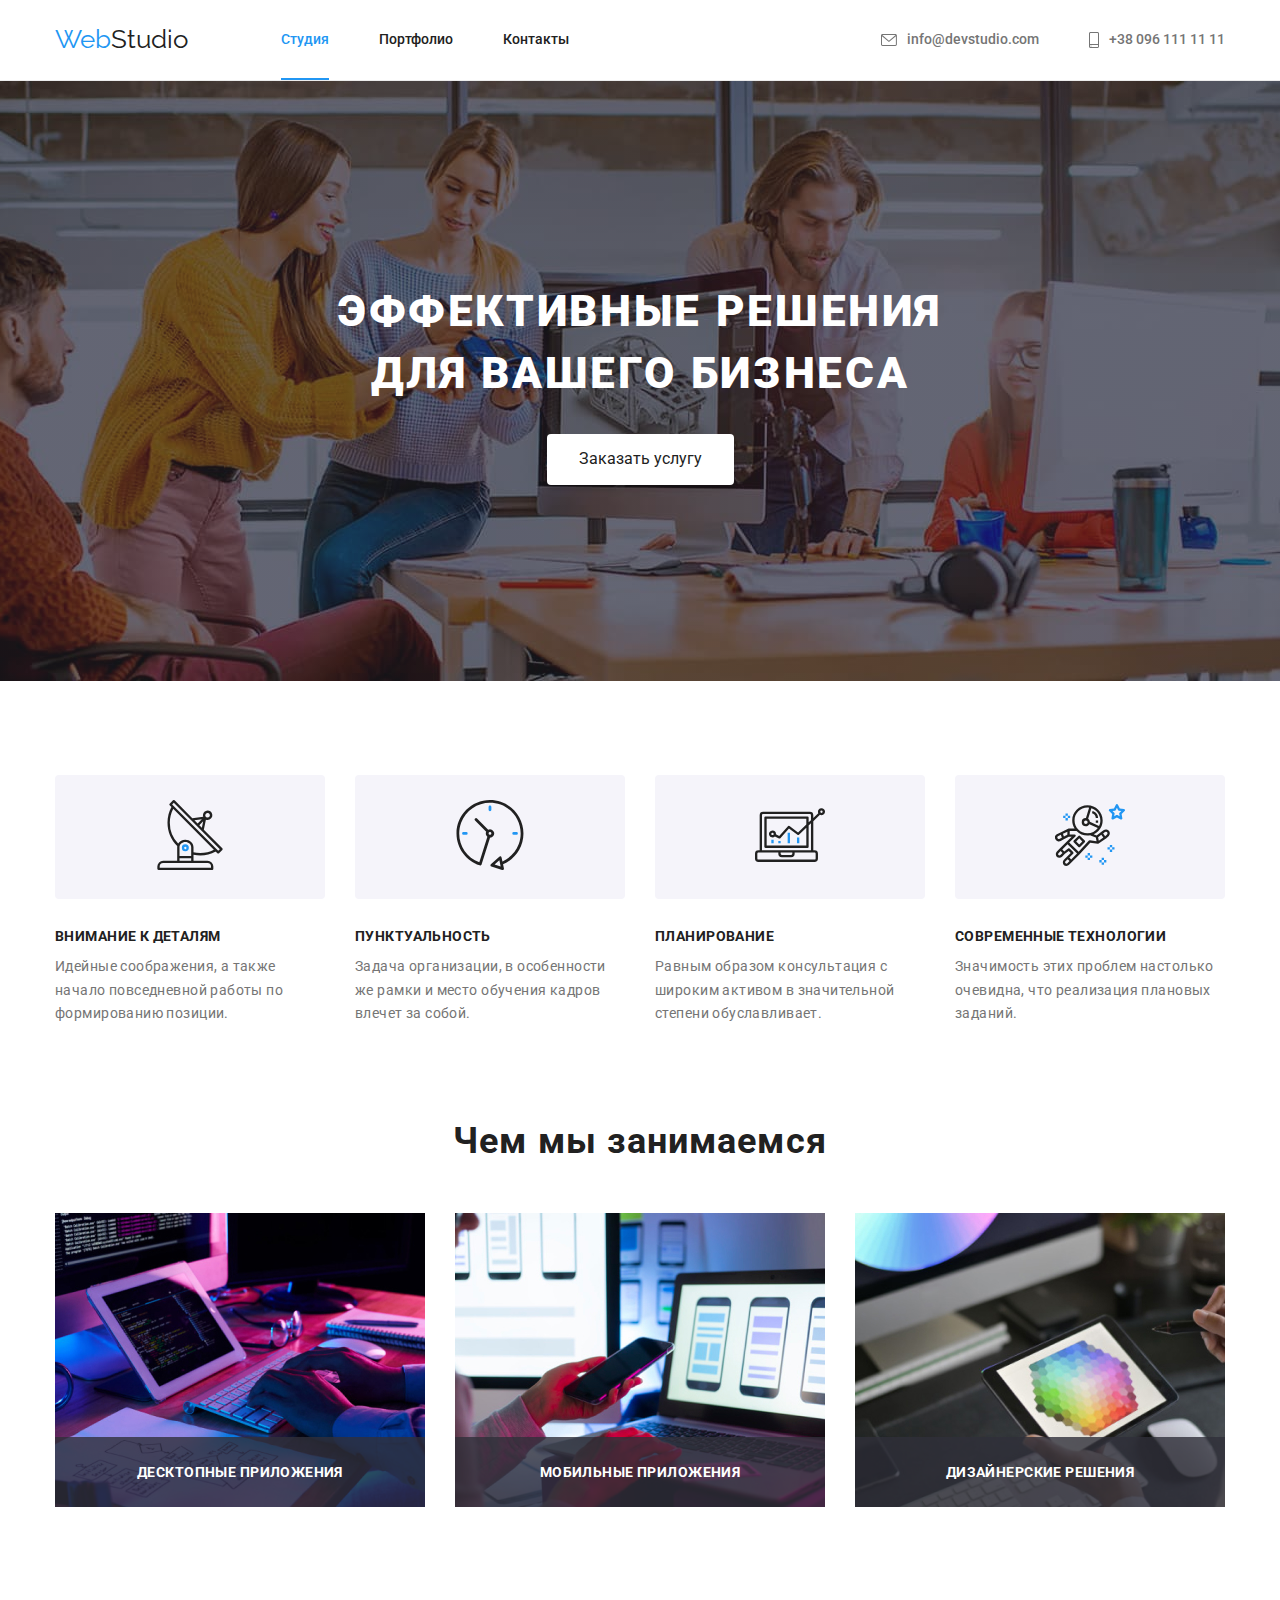
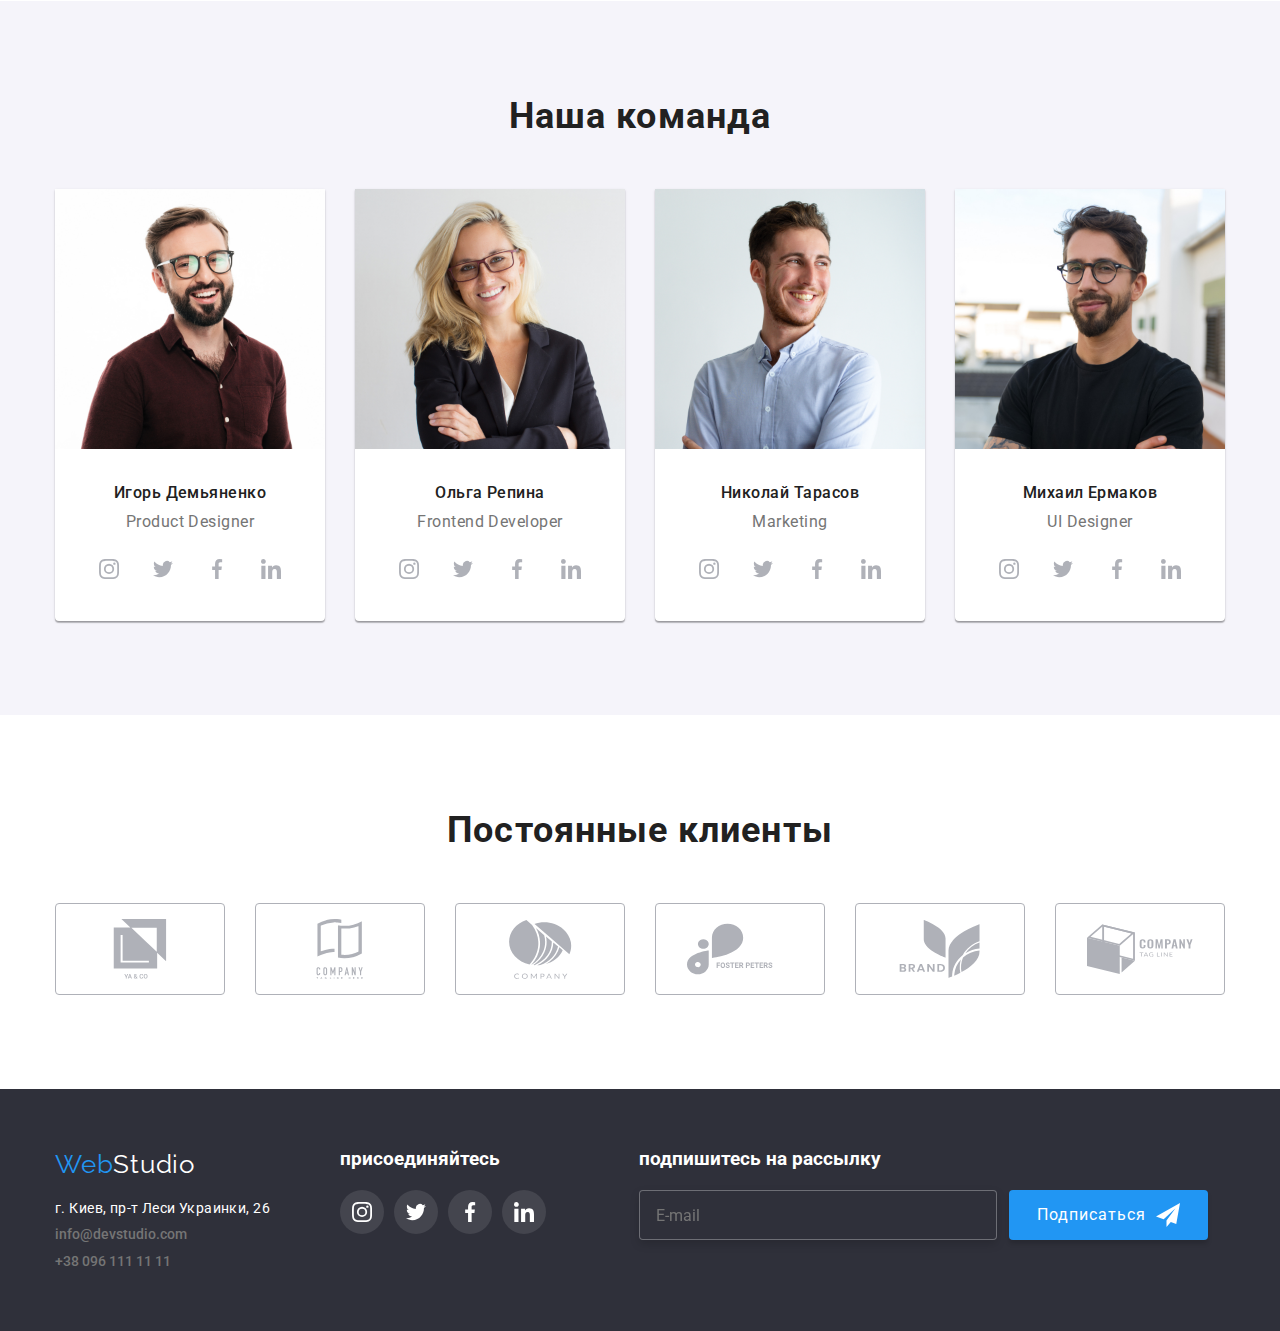
<file: index.html>
<!DOCTYPE html>
<html lang="ru">
    <head>
        <meta charset="UTF-8">
        <meta http-equiv="X-UA-Compatible" content="IE=edge">
        <meta name="viewport" content="width=device-width, initial-scale=1.0">
        <link rel="stylesheet" href="./css/main.min.css">
        <link rel="preconnect" href="https://fonts.googleapis.com">
        <link rel="preconnect" href="https://fonts.gstatic.com" crossorigin>
        <link href="https://fonts.googleapis.com/css2?family=Roboto:wght@400;500;700;900&display=swap" rel="stylesheet">
        <link rel="preconnect" href="https://fonts.googleapis.com">
        <link rel="preconnect" href="https://fonts.gstatic.com" crossorigin>
        <link href="https://fonts.googleapis.com/css2?family=Raleway:wght@700&display=swap" rel="stylesheet">
        <link rel="stylesheet" href="https://cdnjs.cloudflare.com/ajax/libs/modern-normalize/1.1.0/modern-normalize.min.css">
        <link rel="stylesheet" href="./css/main.min.css">
        <title>WebStudio</title>
    </head>
    <body>
            <!-- Верхняя линия -->

            <header class="header"> 
                <div class="main-size header__nav">
                    <a href="./index.html" class="header__link"><span class="header__logo">Web</span>Studio</a>
                    <nav>    
                        <ul class="navigation">
                            <li class="navigation__item"><a href="./index.html" class="navigation__link current">Студия</a></li>
                            <li class="navigation__item"><a href="./portfolio.html" class="navigation__link">Портфолио</a></li>
                            <li class="navigation__item"><a href="" class="navigation__link">Контакты</a></li>
                        </ul>
                    </nav>
                    <ul class="contacts">
                        <li class="contacts__list">
                            <a href="mailto:info@devstudio.com" class="contacts__link link">
                                <svg width="16" height="12" class="contacts-icon">
                                    <use href="./images/icon.svg#icon-mail"></use>
                                </svg>
                            info@devstudio.com
                            </a>
                        </li>
                        <li class="contacts__list">
                            <a href="tel:+380961111111" class="contacts__link link">
                                <svg width="10" height="16" class="contacts-icon">
                                    <use href="./images/icon.svg#icon-smartphone"></use>
                                </svg>
                                +38 096 111 11 11
                            </a>
                        </li>
                    </ul>
                </div>
            </header>

            <!-- Шапка -->

            <main>
                <section class="main-container">
                    <div class="main-size">
                        <h1 class="main-container__title">
                            Эффективные решения<br> для вашего бизнеса
                        </h1>
                            <button  data-modal-open type="button" class="main-container__primary-button">Заказать услугу</button>
                    </div>
                    <div data-modal class="backdrop is-hidden" >
                        <div class="modal">
                            <button data-modal-close type="button" class="modal__exit">
                                <svg  class="modal__icon" width="11" height="11">
                                    <use href="./images/icon.svg#icon-exit"></use>
                                </svg>
                            </button>

                            <h2 class="modal__text">Оставьте свои данные, мы вам перезвоним</h2>
                            
                            <div>
                                
                                <form class="form-modal">
                                    <ul>
                                        <li class="application">
                                            <label for="person" class="application__text">Имя</label>

                                            <span class="application__form"><input type="text" class="application__input" name="person" id="person">
                                                <svg class="application__icon" width="18" height="18">
                                                    <use href="./images/icon.svg#icon-person"></use>
                                                </svg>
                                            </span>
                                        </li>
                                        <li class="application">
                                            <label for="user-phone" class="application__text">Телефон</label>

                                            <span class="application__form"><input type="tel" class="application__input" name="user-phone" id="user-phone">
                                                <svg class="application__icon" width="18" height="18">
                                                    <use href="./images/icon.svg#icon-phone"></use>
                                                </svg>
                                            </span>
                                        </li>
                                        <li class="application">
                                            <label for="user-mail" class="application__text">Почта</label>
                                            
                                            <span class="application__form"><input type="email" class="application__input" name="user-mail" id="user-mail">
                                                <svg class="application__icon" width="18" height="18">
                                                    <use href="./images/icon.svg#icon-envelope-email"></use>
                                                </svg>
                                            </span>
                                        </li>
                                        <li class="application">
                                            <label for="comment" class="application__text">Комментарий</label>
                                            <textarea name="comment" id="comment" rows="10" placeholder="Введите текст"></textarea>
                                        </li>
                                    </ul>
                                    
                                </form>

                                <label for="privacy" class="privacy-text">
                                    <input class="privacy-text__checkbox" type="checkbox" name="privacy" id="privacy">
                                    <span class="privacy-text__icon-input"></span>
                                    Соглашаюсь с рассылкой и принимаю <a href="" class="privacy-text__link">Условия договора</a>
                                </label>
                              
                                <button type="submit" class="button-submit">Отправить</button>
                            </div>
                        </div>
                    </div>

                </section>

                <!-- Особенности -->
                       
                <section class="section">
                    <div class="main-size">
                        <ul class="features">
                            <li class="features__item">
                                <div  class="features__icon">
                                    <svg width="70" height="70">
                                        <use href="./images/icon.svg#icon-antenna"></use>
                                    </svg>
                                </div>
                                <h3 class="features__title">Внимание к деталям</h3>
                                <p class="features__text">Идейные соображения, а также начало повседневной работы по формированию позиции.</p>
                            </li>
                            <li class="features__item">
                                <div  class="features__icon">
                                    <svg width="70" height="70">
                                        <use href="./images/icon.svg#icon-clock"></use>
                                    </svg>
                                </div>
                                <h3 class="features__title">Пунктуальность</h3>
                                <p class="features__text">Задача организации, в особенности же рамки и место обучения кадров влечет за собой.</p>
                            </li>
                            <li class="features__item">
                                <div  class="features__icon">
                                    <svg width="70" height="70">
                                        <use href="./images/icon.svg#icon-diagram"></use>
                                    </svg>
                                </div>
                                <h3 class="features__title">Планирование</h3>
                                <p class="features__text">Равным образом консультация с широким активом в значительной степени обуславливает.</p>
                            </li>
                            <li class="features__item">
                                <div  class="features__icon">
                                    <svg width="70" height="70">
                                        <use href="./images/icon.svg#icon-astronaut"></use>
                                    </svg>
                                </div>
                                <h3 class="features__title">Современные технологии</h3>
                                <p class="features__text">Значимость этих проблем настолько очевидна, что реализация плановых заданий.</p>
                            </li>
                        </ul>
                    </div>
                </section>

                <!-- Чем мы занимаемся -->

                <section class="section-img">
                    <div class="main-size">
                        <h2 class="container__subtitle">Чем мы занимаемся</h2>
                        <ul class="study">
                            <li class="study__item"><img class="study__img" src="./images/computer.jpg" alt="Набирает текст на компьютере" width="370">
                            <p class="study__text">Десктопные приложения</p></li>
                            <li class="study__item"><img class="study__img" src="./images/hand-phone.jpg" alt="Синхронизирует телефон с компьютером" width="370">
                            <p class="study__text">Мобильные приложения</p></li>
                            <li class="study__item"><img class="study__img" src="./images/tablet.jpg" alt="Рисует на планшете" width="370">
                            <p class="study__text">Дизайнерские решения</p></li>
                        </ul>
                    </div>
                </section>

                <!-- Наша команда -->

                <section class="section section__team"> 
                    <div class="main-size">
                        <h2 class="container__subtitle">Наша команда</h2>
                        <ul class="team">
                            <li class="team__item"><img src="./images/igor.jpg" alt="Мужчина улыбается" width="270">
                                <div class="employee">
                                    <h3 class="employee__name">Игорь Демьяненко</h3>
                                    <p class="employee__specialty">Product Designer</p>

                                    <ul class="communication">
                                        <li class="communication__employee">
                                            <a href=""  class="communication__link">
                                                <svg class="communication__icon" width="20" height="20">
                                                    <use href="./images/icon.svg#icon-instagram"></use>
                                                </svg>
                                            </a>
                                        </li>
                                        <li class="communication__employee">
                                            <a href=""  class="communication__link">
                                                <svg class="communication__icon" width="20" height="20">
                                                    <use href="./images/icon.svg#icon-twitter"></use>
                                                </svg>
                                            </a>
                                        </li>
                                        <li class="communication__employee">
                                            <a href=""  class="communication__link">
                                                <svg class="communication__icon" width="20" height="20">
                                                    <use href="./images/icon.svg#icon-facebook"></use>
                                                </svg>
                                            </a>
                                        </li>
                                        <li class="communication__employee">
                                            <a href=""  class="communication__link">
                                                <svg class="communication__icon" width="20" height="20">
                                                    <use href="./images/icon.svg#icon-linkedin"></use>
                                                </svg>
                                            </a>
                                        </li>
                                    </ul>
                                </div> 
                            </li>
                            <li class="team__item"><img src="./images/olga.jpg" alt="Девушка улыбается" width="270">
                                <div class="employee">
                                    <h3 class="employee__name">Ольга Репина</h3>
                                    <p class="employee__specialty">Frontend Developer</p>
                                
                                    <ul class="communication">
                                        <li class="communication__employee">
                                            <a href="" class="communication__link">
                                                <svg class="communication__icon" width="20" height="20">
                                                    <use href="./images/icon.svg#icon-instagram"></use>
                                                </svg>
                                            </a>
                                        </li>
                                        <li class="communication__employee">
                                            <a href="" class="communication__link">
                                                <svg class="communication__icon" width="20" height="20">
                                                    <use href="./images/icon.svg#icon-twitter"></use>
                                                </svg>
                                            </a>
                                        </li>
                                        <li class="communication__employee">
                                            <a href="" class="communication__link">
                                                <svg class="communication__icon" width="20" height="20">
                                                    <use href="./images/icon.svg#icon-facebook"></use>
                                                </svg>
                                            </a>
                                        </li>
                                        <li class="communication__employee">
                                            <a href="" class="communication__link">
                                                <svg class="communication__icon" width="20" height="20">
                                                    <use href="./images/icon.svg#icon-linkedin"></use>
                                                </svg>
                                            </a>
                                        </li>
                                    </ul>
                                </div>
                            </li>
                            <li class="team__item"><img src="./images/nikolai.jpg" alt="Мужчина улыбается" width="270">
                                <div class="employee">
                                    <h3 class="employee__name">Николай Тарасов</h3>
                                    <p class="employee__specialty">Marketing</p>

                                    <ul class="communication">
                                        <li class="communication__employee">
                                            <a href="" class="communication__link">
                                                <svg class="communication__icon" width="20" height="20">
                                                    <use href="./images/icon.svg#icon-instagram"></use>
                                                </svg>
                                            </a>
                                        </li>
                                        <li class="communication__employee">
                                            <a href="" class="communication__link">
                                                <svg class="communication__icon" width="20" height="20">
                                                    <use href="./images/icon.svg#icon-twitter"></use>
                                                </svg>
                                            </a>
                                
                                        </li>
                                        <li class="communication__employee">
                                            <a href="" class="communication__link">
                                                <svg class="communication__icon" width="20" height="20">
                                                    <use href="./images/icon.svg#icon-facebook"></use>
                                                </svg>
                                            </a>
                                        </li>
                                        <li class="communication__employee">
                                            <a href="" class="communication__link">
                                                <svg class="communication__icon" width="20" height="20">
                                                    <use href="./images/icon.svg#icon-linkedin"></use>
                                                </svg>
                                            </a>
                                        </li>
                                    </ul>
                                </div>
                            </li>
                            <li class="team__item"><img src="./images/mikhail.jpg" alt="Мужчина улыбается" width="270">
                                <div class="employee">
                                    <h3 class="employee__name">Михаил Ермаков</h3>
                                    <p class="employee__specialty">UI Designer</p>
                                
                                    <ul class="communication">
                                        <li class="communication__employee">
                                            <a href="" class="communication__link">
                                                <svg class="communication__icon" width="20" height="20">
                                                    <use href="./images/icon.svg#icon-instagram"></use>
                                                </svg>
                                            </a>
                                        </li>
                                        <li class="communication__employee">
                                            <a href="" class="communication__link">
                                                <svg class="communication__icon" width="20" height="20">
                                                    <use href="./images/icon.svg#icon-twitter"></use>
                                                </svg>
                                            </a>
                                        </li>
                                        <li class="communication__employee">
                                            <a href="" class="communication__link">
                                                <svg class="communication__icon" width="20" height="20">
                                                    <use href="./images/icon.svg#icon-facebook"></use>
                                                </svg>
                                            </a>
                                        </li>
                                        <li class="communication__employee">
                                            <a href="" class="communication__link">
                                                <svg class="communication__icon" width="20" height="20">
                                                    <use href="./images/icon.svg#icon-linkedin"></use>
                                                </svg>
                                            </a>
                                        </li>
                                    </ul>
                                </div>
                            </li>
                        </ul>
                    </div>
                </section>
                <section class="section">
                    <div class="main-size">
                        <h2 class="container__subtitle">Постоянные клиенты</h2>

                        <ul class="customers">
                            <li class="customers__company">
                                <a href="" class="customers__link">
                                    <svg class="customers__icon" width="106" height="60">
                                        <use href="./images/icon.svg#icon-group1"></use>
                                    </svg>
                                </a>
                            </li>
                            <li class="customers__company">
                                <a href="" class="customers__link">
                                    <svg class="customers__icon" width="106" height="60">
                                        <use href="./images/icon.svg#icon-group2"></use>
                                    </svg>
                                </a>
                            </li>
                            <li class="customers__company">
                                <a href="" class="customers__link">
                                    <svg class="customers__icon" width="106" height="60">
                                        <use href="./images/icon.svg#icon-group3"></use>
                                    </svg>
                                </a>
                            </li>
                            <li class="customers__company">
                                <a href="" class="customers__link">
                                    <svg class="customers__icon" width="106" height="60">
                                        <use href="./images/icon.svg#icon-group4"></use>
                                    </svg>
                                </a>
                            </li>
                            <li class="customers__company">
                                <a href="" class="customers__link">
                                    <svg class="customers__icon" width="106" height="60">
                                        <use href="./images/icon.svg#icon-group5"></use>
                                    </svg>
                                </a>
                            </li>
                            <li class="customers__company">
                                <a href="" class="customers__link">
                                    <svg class="customers__icon" width="106" height="60">
                                        <use href="./images/icon.svg#icon-group6"></use>
                                    </svg>
                                </a>
                            </li>
                        </ul>

                    </div>
                </section>
            </main>

            <!-- Подвал -->
            
            <footer class="footer">
                <div  class="main-size footer__container"> 
                    <div>
                        <a href="./index.html" class="footer__logo"><span class="footer__logo-color">Web</span>Studio</a>
                        <address>
                            <p class="footer__address">г. Киев, пр-т Леси Украинки, 26</p>
                            <ul>
                                <li class="footer__item"><a href="mailto:info@devstudio.com" class="link">info@devstudio.com</a></li>
                                <li class="footer__item"><a href="tel:+380961111111" class="link">+38 096 111 11 11</a></li>
                            </ul>
                        </address>
                    </div>
                    <div class="join">
                        <h3 class="join__text">присоединяйтесь</h3>
                        
                        <ul class="join__list">
                            <li class="join__message">
                                <a href="" class="join__link">
                                    <svg class="join__icon" width="20" height="20">
                                        <use href="./images/icon.svg#icon-instagram"></use>
                                    </svg>
                                </a>
                            </li>
                            <li class="join__message">
                                <a href="" class="join__link">
                                    <svg class="join__icon" width="20" height="20">
                                        <use href="./images/icon.svg#icon-twitter"></use>
                                    </svg>
                                </a>
                            </li>
                            <li class="join__message">
                                <a href="" class="join__link">
                                    <svg class="join__icon" width="20" height="20">
                                        <use href="./images/icon.svg#icon-facebook"></use>
                                    </svg>
                                </a>
                            </li>
                            <li class="join__message">
                                <a href="" class="join__link">
                                    <svg class="join__icon" width="20" height="20">
                                        <use href="./images/icon.svg#icon-linkedin"></use>
                                    </svg>
                                </a>
                            </li>
                        </ul>
                    </div>
                    <div class="subscribe">
                        <h3 class="subscribe__text">подпишитесь на рассылку</h3>

                        <form class="subscribe__block">
                            <span class="subscribe__mail"><input type="email" name="user-mail-subscribe" id="user-mail-subscribe" placeholder="E-mail">
                            <label for="user-mail-subscribe"></label>
                            </span>
                            
                            <button class="subscribe__button" type="submit"><span class="subscribe__text-button">Подписаться</span>
                                <svg width="24" height="24">
                                    <use href="images/icon.svg#icon-telegram"></use>
                                </svg>
                            </button>
                        </form>
                    </div>
                </div>
            </footer>
    <script src="./js/modal.js"></script>
        </body>
</html>
</file>
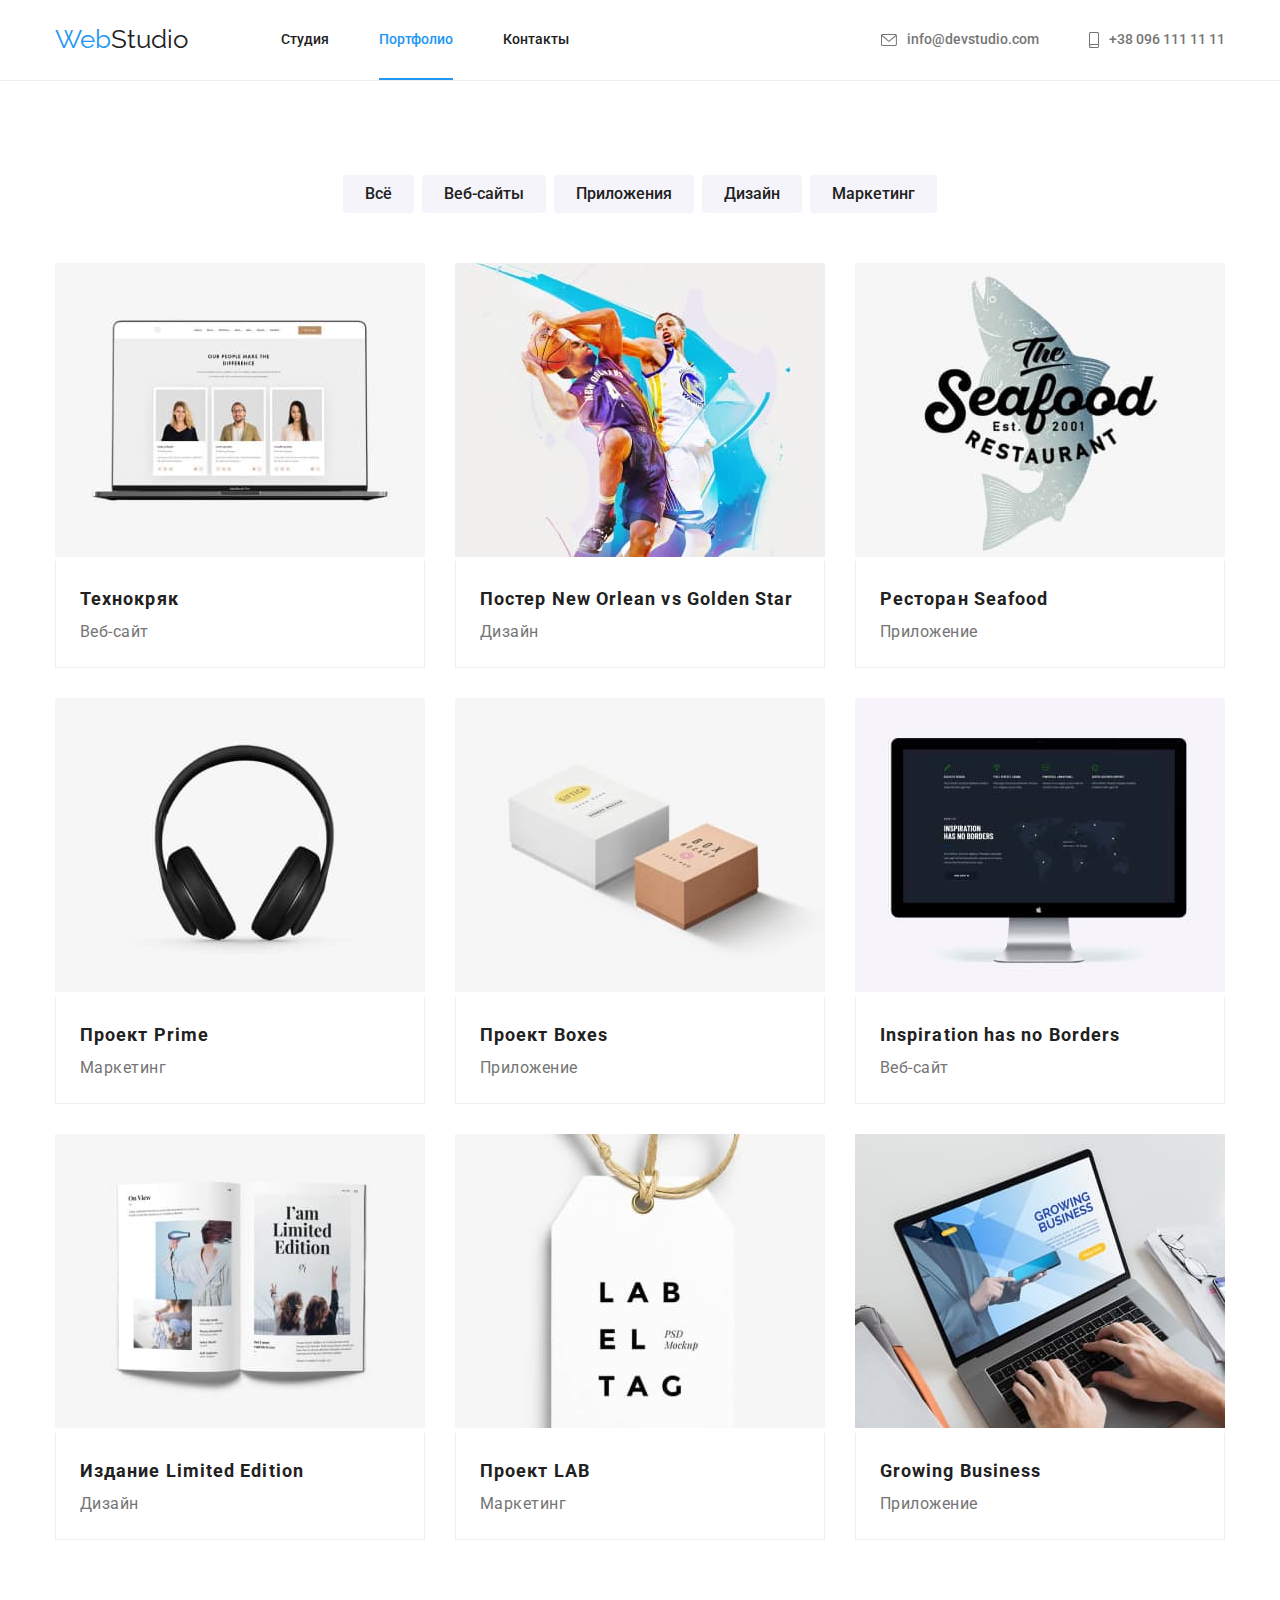
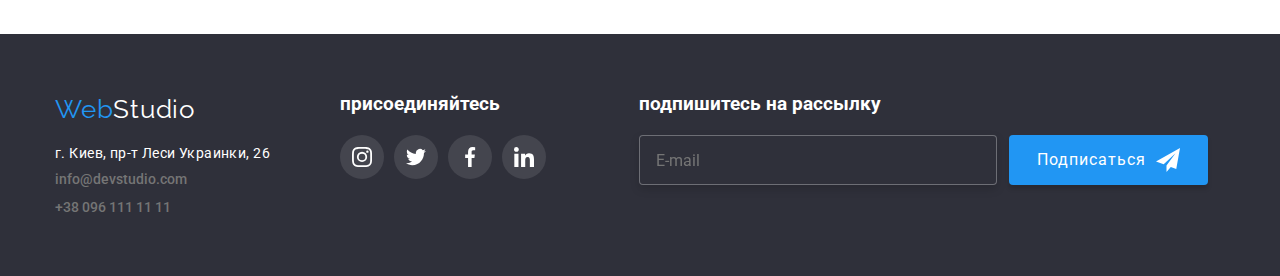
<file: portfolio.html>
<!DOCTYPE html>
<html lang="ru">
<head>
    <meta charset="UTF-8">
    <meta http-equiv="X-UA-Compatible" content="IE=edge">
    <meta name="viewport" content="width=device-width, initial-scale=1.0">
    <link rel="preconnect" href="https://fonts.googleapis.com">
    <link rel="preconnect" href="https://fonts.gstatic.com" crossorigin>
    <link href="https://fonts.googleapis.com/css2?family=Roboto:wght@400;500;700;900&display=swap" rel="stylesheet">
    <link rel="preconnect" href="https://fonts.googleapis.com">
    <link rel="preconnect" href="https://fonts.gstatic.com" crossorigin>
    <link href="https://fonts.googleapis.com/css2?family=Raleway:wght@700&display=swap" rel="stylesheet">
    <link rel="stylesheet" href="https://cdnjs.cloudflare.com/ajax/libs/modern-normalize/1.1.0/modern-normalize.min.css">
    <link rel="stylesheet" href="./css/main.min.css">
    <title>WebStudio</title>
</head>
<body>
        <!-- Верхняя линия -->
        
        <header class="header">
            <div class="main-size header__nav">
                <a href="./index.html" class="header__link"><span class="header__logo">Web</span>Studio</a>
                <nav>
                    <ul class="navigation">
                        <li class="navigation__item"><a href="./index.html" class="navigation__link">Студия</a></li>
                        <li class="navigation__item"><a href="./portfolio.html" class="navigation__link current">Портфолио</a></li>
                        <li class="navigation__item"><a href="" class="navigation__link">Контакты</a></li>
                    </ul>
                </nav>
                <ul class="contacts">
                    <li class="contacts__list">
                        <a href="mailto:info@devstudio.com" class="contacts__link link">
                            <svg width="16" height="12" class="contacts-icon">
                                <use href="./images/icon.svg#icon-mail"></use>
                            </svg>
                            info@devstudio.com
                        </a>
                    </li>
                    <li class="contacts__list">
                        <a href="tel:+380961111111" class="contacts__link link">
                            <svg width="10" height="16" class="contacts-icon">
                                <use href="./images/icon.svg#icon-smartphone"></use>
                            </svg>
                            +38 096 111 11 11
                        </a>
                    </li>
                </ul>
            </div>
        </header>
        <!-- Портфолио -->
        <main>
            <section class="section">
                <div class="main-size">
                    <h1 class="visually-hidden">Портфолио</h1>
                        <ul class="portfolio">
                            <li class="portfolio__item"><button type="button" class="portfolio__button">Всё</button></li>
                            <li class="portfolio__item"><button type="button" class="portfolio__button">Веб-сайты</button></li>
                            <li class="portfolio__item"><button type="button" class="portfolio__button">Приложения</button></li>
                            <li class="portfolio__item"><button type="button" class="portfolio__button">Дизайн</button></li>
                            <li class="portfolio__item"><button type="button" class="portfolio__button">Маркетинг</button></li>
                        </ul>

                    <h2 class="visually-hidden">Типы работ</h2>
                        <ul class="portfolio-list">

                            <li class="portfolio-list__item">
                                <a href="" class="portfolio-list__link">
                                    <div class="portfolio-list__overlay"><img src="./images/technocrack.jpg" alt="Сайт с сотрудниками на ноуте" width="370">
                                        <p class="portfolio-list__text">Технокряк это современная площадка распространения коронавируса. Компании используют эту платформу для цифрового
                                        шпионажа и атак на защищённые сервера конкурентов.</p>
                                    </div>
                                    <div class="portfolio-list__name"><h3 class="portfolio-list__title">Технокряк</h3>
                                        <p class="portfolio-list__specialty">Веб-сайт</p>
                                    </div>
                                </a>
                            </li>

                            <li class="portfolio-list__item">
                                <a href="" class="portfolio-list__link">
                                    <div class="portfolio-list__overlay"><img src="./images/poster.jpg" alt="Постер с игроками в баскетбол" width="370">
                                        <p class="portfolio-list__text">Технокряк это современная площадка распространения коронавируса. Компании используют эту платформу для цифрового
                                        шпионажа и атак на защищённые сервера конкурентов.</p>
                                    </div>
                                    <div class="portfolio-list__name"><h3 class="portfolio-list__title">Постер New Orlean vs Golden Star</h3>
                                        <p class="portfolio-list__specialty">Дизайн</p>
                                    </div>
                                </a>
                            </li>

                            <li class="portfolio-list__item">
                                <a href="" class="portfolio-list__link">
                                    <div class="portfolio-list__overlay"><img src="./images/seafood.jpg" alt="Эмблема ресторана Сифуд" width="370">
                                        <p class="portfolio-list__text">Технокряк это современная площадка распространения коронавируса. Компании используют эту платформу для цифрового
                                        шпионажа и атак на защищённые сервера конкурентов.</p>
                                    </div>
                                    <div class="portfolio-list__name"><h3 class="portfolio-list__title">Ресторан Seafood</h3>
                                        <p class="portfolio-list__specialty">Приложение</p>
                                    </div>
                                </a>
                            </li>

                            <li class="portfolio-list__item">
                                <a href="" class="portfolio-list__link">
                                    <div class="portfolio-list__overlay"><img src="./images/prime.jpg" alt="Наушники" width="370">
                                        <p class="portfolio-list__text">Технокряк это современная площадка распространения коронавируса. Компании используют эту платформу для цифрового
                                        шпионажа и атак на защищённые сервера конкурентов.</p>
                                    </div>
                                    <div class="portfolio-list__name"><h3 class="portfolio-list__title">Проект Prime</h3>
                                        <p class="portfolio-list__specialty">Маркетинг</p>
                                    </div>
                                </a>
                            </li>

                            <li class="portfolio-list__item">
                                <a href="" class="portfolio-list__link">
                                    <div class="portfolio-list__overlay"><img src="./images/boxes.jpg" alt="Две коробки" width="370">
                                        <p class="portfolio-list__text">Технокряк это современная площадка распространения коронавируса. Компании используют эту платформу для цифрового
                                        шпионажа и атак на защищённые сервера конкурентов.</p>
                                    </div>
                                    <div class="portfolio-list__name"><h3 class="portfolio-list__title">Проект Boxes</h3>
                                        <p class="portfolio-list__specialty">Приложение</p>
                                    </div>
                                </a>
                            </li>

                            <li class="portfolio-list__item">
                                <a href="" class="portfolio-list__link">
                                    <div class="portfolio-list__overlay"><img src="./images/borders.jpg" alt="Экран компьютера" width="370">
                                        <p class="portfolio-list__text">Технокряк это современная площадка распространения коронавируса. Компании используют эту платформу для цифрового
                                        шпионажа и атак на защищённые сервера конкурентов.</p>
                                    </div>
                                    <div class="portfolio-list__name"><h3 class="portfolio-list__title">Inspiration has no Borders</h3>
                                        <p class="portfolio-list__specialty">Веб-сайт</p>
                                    </div>
                                </a>
                            </li>

                            <li class="portfolio-list__item">
                                <a href="" class="portfolio-list__link">
                                    <div class="portfolio-list__overlay"><img src="./images/limited-edition.jpg" alt="Открытая книга" width="370">
                                        <p class="portfolio-list__text">Технокряк это современная площадка распространения коронавируса. Компании используют эту платформу для цифрового
                                        шпионажа и атак на защищённые сервера конкурентов.</p>
                                    </div>
                                    <div class="portfolio-list__name"><h3 class="portfolio-list__title">Издание Limited Edition</h3>
                                        <p class="portfolio-list__specialty">Дизайн</p>
                                    </div>
                                </a>
                            </li>

                            <li class="portfolio-list__item">
                                <a href="" class="portfolio-list__link">
                                    <div class="portfolio-list__overlay"><img src="./images/lab.jpg" alt="Этекетка с лэйблом" width="370">
                                        <p class="portfolio-list__text">Технокряк это современная площадка распространения коронавируса. Компании используют эту платформу для цифрового
                                        шпионажа и атак на защищённые сервера конкурентов.</p>
                                    </div>
                                    <div class="portfolio-list__name"><h3 class="portfolio-list__title">Проект LAB</h3>
                                        <p class="portfolio-list__specialty">Маркетинг</p>
                                    </div>
                                </a>
                            </li>

                            <li class="portfolio-list__item">
                                <a href="" class="portfolio-list__link">
                                    <div class="portfolio-list__overlay"><img src="./images/business.jpg" alt="Руки на клавиатуре ноутбука" width="370">
                                        <p class="portfolio-list__text">Технокряк это современная площадка распространения коронавируса. Компании используют эту платформу для цифрового
                                        шпионажа и атак на защищённые сервера конкурентов.</p>
                                    </div>
                                    <div class="portfolio-list__name"><h3 class="portfolio-list__title">Growing Business</h3>
                                        <p class="portfolio-list__specialty">Приложение</p>
                                    </div>
                                </a>
                            </li>
                        </ul>
                </div>
            </section>
        </main>

        <!-- Подвал -->
        
        <footer class="footer">
            <div class="main-size footer__container">
                <div>
                    <a href="./index.html" class="footer__logo"><span class="footer__logo-color">Web</span>Studio</a>
                    <address>
                        <p class="footer__address">г. Киев, пр-т Леси Украинки, 26</p>
                        <ul>
                            <li class="footer__item"><a href="mailto:info@devstudio.com" class="link">info@devstudio.com</a>
                            </li>
                            <li class="footer__item"><a href="tel:+380961111111" class="link">+38 096 111 11 11</a></li>
                        </ul>
                    </address>
                </div>
                <div class="join">
                    <h3 class="join__text">присоединяйтесь</h3>
        
                    <ul class="join__list">
                        <li class="join__message">
                            <a href="" class="join__link">
                                <svg class="join__icon" width="20" height="20">
                                    <use href="./images/icon.svg#icon-instagram"></use>
                                </svg>
                            </a>
                        </li>
                        <li class="join__message">
                            <a href="" class="join__link">
                                <svg class="join__icon" width="20" height="20">
                                    <use href="./images/icon.svg#icon-twitter"></use>
                                </svg>
                            </a>
                        </li>
                        <li class="join__message">
                            <a href="" class="join__link">
                                <svg class="join__icon" width="20" height="20">
                                    <use href="./images/icon.svg#icon-facebook"></use>
                                </svg>
                            </a>
                        </li>
                        <li class="join__message">
                            <a href="" class="join__link">
                                <svg class="join__icon" width="20" height="20">
                                    <use href="./images/icon.svg#icon-linkedin"></use>
                                </svg>
                            </a>
                        </li>
                    </ul>
                </div>
                <div class="subscribe">
                    <h3 class="subscribe__text">подпишитесь на рассылку</h3>
        
                    <form class="subscribe__block">
                        <span class="subscribe__mail"><input type="email" name="user-mail-subscribe" id="user-mail-subscribe"
                                placeholder="E-mail">
                            <label for="user-mail-subscribe"></label>
                        </span>
        
                        <button class="subscribe__button" type="submit"><span class="subscribe__text-button">Подписаться</span>
                            <svg width="24" height="24">
                                <use href="images/icon.svg#icon-telegram"></use>
                            </svg>
                        </button>
                    </form>
                </div>
            </div>
        </footer>
</body>
</html>
</file>
<file: css/main.min.css>
*,*::before,*::after{-webkit-box-sizing:border-box;box-sizing:border-box}body{font-family:'Roboto', sans-serif;color:#212121}ul{list-style-type:none}h1,h2,h3,ul,p{margin:0;padding:0}.is-hidden{opacity:0;pointer-events:none;visibility:hidden}.visually-hidden{position:absolute;width:1px;height:1px;margin:-1px;border:0;padding:0;white-space:nowrap;-webkit-clip-path:inset(100%);clip-path:inset(100%);clip:rect(0 0 0 0);overflow:hidden}.main-size{width:1200px;padding-left:15px;padding-right:15px;margin-left:auto;margin-right:auto}.link{color:#757575;font-weight:500;font-size:14px;line-height:1.1;font-style:normal;text-decoration:none;-webkit-transition-property:color;transition-property:color;-webkit-transition-duration:250ms;transition-duration:250ms;-webkit-transition-timing-function:cubic-bezier(0.4, 0, 0.2, 1);transition-timing-function:cubic-bezier(0.4, 0, 0.2, 1)}.section{padding-top:94px;padding-bottom:94px}.container__subtitle{text-align:center;margin-bottom:50px;font-size:36px;line-height:1.2;letter-spacing:0.03em}.header{width:100%;border-bottom:1px solid #ececec}.header__nav{display:-webkit-box;display:-ms-flexbox;display:flex;-webkit-box-align:center;-ms-flex-align:center;align-items:center}.header__link{font-family:'Raleway', sans-serif;color:#212121;font-size:26px;line-height:1.2;text-decoration:none;margin-right:93px}.header__logo{color:#2196f3}.navigation{display:-webkit-box;display:-ms-flexbox;display:flex}.navigation__item:not(:last-child){margin-right:50px}.navigation__link{display:block;padding-top:32px;padding-bottom:32px;color:#212121;font-weight:500;font-size:14px;line-height:1.1;text-decoration:none;-webkit-transition-property:color;transition-property:color;-webkit-transition-duration:250ms;transition-duration:250ms;-webkit-transition-timing-function:cubic-bezier(0.4, 0, 0.2, 1);transition-timing-function:cubic-bezier(0.4, 0, 0.2, 1)}.navigation__link.current{position:relative;color:#2196f3}.navigation__link.current::after{position:absolute;content:'';width:100%;height:2px;bottom:0;-webkit-transform:translateX(-100%);transform:translateX(-100%);background-color:#2196f3}.navigation__link:hover,.navigation__link:focus{color:#2196f3}.contacts{display:-webkit-box;display:-ms-flexbox;display:flex;margin-left:auto}.contacts__list{display:-webkit-box;display:-ms-flexbox;display:flex;-webkit-box-pack:center;-ms-flex-pack:center;justify-content:center;-webkit-box-align:center;-ms-flex-align:center;align-items:center;margin-left:50px}.contacts__link{display:-webkit-box;display:-ms-flexbox;display:flex;-webkit-box-pack:center;-ms-flex-pack:center;justify-content:center;-webkit-box-align:center;-ms-flex-align:center;align-items:center;padding-top:32px;padding-bottom:32px}.contacts__link:hover,.contacts__link:focus{color:#2196f3}.contacts-icon{-webkit-box-align:baseline;-ms-flex-align:baseline;align-items:baseline;fill:currentColor;margin-right:10px}.main-container{max-width:1600px;height:600px;margin-left:auto;margin-right:auto;padding-top:200px;padding-bottom:200px;text-align:center;background:#2f303a;background-image:-webkit-gradient(linear, left top, left bottom, from(rgba(47,48,58,0.4)), to(rgba(47,48,58,0.4))),url(../images/main-fon.jpg);background-image:linear-gradient(rgba(47,48,58,0.4), rgba(47,48,58,0.4)),url(../images/main-fon.jpg);background-repeat:no-repeat;background-position:center;background-size:cover}.main-container__title{margin-bottom:30px;color:#fff;background:transparent;font-weight:900;font-size:44px;line-height:1.4;letter-spacing:0.06em;text-transform:uppercase}.main-container__primary-button{padding:10px 32px;-webkit-box-shadow:0px 4px 4px rgba(0,0,0,0.15);box-shadow:0px 4px 4px rgba(0,0,0,0.15);border:none;border-radius:4px;color:#212121;background:#fff;font-family:'Roboto', sans-serif;font-size:16px;line-height:1.9;cursor:pointer;-webkit-transition-property:background-color, color;transition-property:background-color, color;-webkit-transition-duration:250ms;transition-duration:250ms;-webkit-transition-timing-function:cubic-bezier(0.4, 0, 0.2, 1);transition-timing-function:cubic-bezier(0.4, 0, 0.2, 1)}.main-container__primary-button:hover,.main-container__primary-button:focus{color:#fff;background:#2196f3}.backdrop{position:relative;position:fixed;top:0;left:0;width:100%;height:100%;background:rgba(0,0,0,0.2);-webkit-transition:opacity 250ms linear, visibility 250ms linear;transition:opacity 250ms linear, visibility 250ms linear}.modal{position:absolute;padding:40px;top:50%;left:50%;-webkit-transform:translate(-50%, -50%);transform:translate(-50%, -50%);min-width:528px;min-height:581px;background:#fff;-webkit-box-shadow:0px 1px 3px rgba(0,0,0,0.12),0px 1px 1px rgba(0,0,0,0.14),0px 2px 1px rgba(0,0,0,0.2);box-shadow:0px 1px 3px rgba(0,0,0,0.12),0px 1px 1px rgba(0,0,0,0.14),0px 2px 1px rgba(0,0,0,0.2);border-radius:4px}.modal__exit{position:absolute;width:30px;height:30px;top:8px;right:8px;padding:0;border:1px solid rgba(0,0,0,0.1);background:#fff;border-radius:50%;cursor:pointer}.modal__exit:hover .modal__icon,.modal__exit:focus .modal__icon{fill:#2196f3}.modal__icon{fill:#212121;-webkit-transition-property:fill;transition-property:fill;-webkit-transition-duration:250ms;transition-duration:250ms;-webkit-transition-timing-function:cubic-bezier(0.4, 0, 0.2, 1);transition-timing-function:cubic-bezier(0.4, 0, 0.2, 1)}.modal__text{margin-bottom:12px;font-size:20px;line-height:23px;text-align:center;letter-spacing:0.03em;color:#212121}.form-modal{min-width:448px;min-height:342px}input,textarea{padding:12px 16px}textarea{resize:none;min-width:100%;height:120px}.application{display:-webkit-box;display:-ms-flexbox;display:flex;-webkit-box-orient:vertical;-webkit-box-direction:normal;-ms-flex-direction:column;flex-direction:column}.application:not(:last-child){margin-bottom:10px}.application input{height:40px}.application__text{display:-webkit-box;display:-ms-flexbox;display:flex;margin-bottom:4px;font-size:12px;line-height:14px;letter-spacing:0.01em;color:#757575}.application__form{position:relative;display:-webkit-box;display:-ms-flexbox;display:flex;-webkit-box-orient:vertical;-webkit-box-direction:normal;-ms-flex-direction:column;flex-direction:column}.application__icon{position:absolute;display:-webkit-box;display:-ms-flexbox;display:flex;top:50%;left:15px;-webkit-transform:translateY(-50%);transform:translateY(-50%);fill:#212121;-webkit-transition-property:fill;transition-property:fill;-webkit-transition-duration:250ms;transition-duration:250ms;-webkit-transition-timing-function:cubic-bezier(0.4, 0, 0.2, 1);transition-timing-function:cubic-bezier(0.4, 0, 0.2, 1)}.application__input{padding-left:42px;outline-style:none;border:1px solid rgba(33,33,33,0.2);border-radius:4px;-webkit-transition-property:border-color;transition-property:border-color;-webkit-transition-duration:250ms;transition-duration:250ms;-webkit-transition-timing-function:cubic-bezier(0.4, 0, 0.2, 1);transition-timing-function:cubic-bezier(0.4, 0, 0.2, 1)}.application__input:focus{border-color:#2196f3}.application__input:focus+.application__icon{fill:#2196f3}.application textarea{outline-style:none;border:1px solid rgba(33,33,33,0.2);border-radius:4px;-webkit-transition-property:border-color;transition-property:border-color;-webkit-transition-duration:250ms;transition-duration:250ms;-webkit-transition-timing-function:cubic-bezier(0.4, 0, 0.2, 1);transition-timing-function:cubic-bezier(0.4, 0, 0.2, 1)}.application textarea:focus{border-color:#2196f3}.application textarea::-webkit-input-placeholder{margin-top:12px;margin-left:16px;font-size:14px;line-height:16px;letter-spacing:0.01em;color:rgba(117,117,117,0.5)}.application textarea:-ms-input-placeholder{margin-top:12px;margin-left:16px;font-size:14px;line-height:16px;letter-spacing:0.01em;color:rgba(117,117,117,0.5)}.application textarea::-ms-input-placeholder{margin-top:12px;margin-left:16px;font-size:14px;line-height:16px;letter-spacing:0.01em;color:rgba(117,117,117,0.5)}.application textarea::placeholder{margin-top:12px;margin-left:16px;font-size:14px;line-height:16px;letter-spacing:0.01em;color:rgba(117,117,117,0.5)}.privacy-text{display:-webkit-box;display:-ms-flexbox;display:flex;-webkit-box-align:center;-ms-flex-align:center;align-items:center;-webkit-box-pack:center;-ms-flex-pack:center;justify-content:center;margin-top:20px;font-size:14px;line-height:24px;letter-spacing:0.03em;color:#757575}.privacy-text__icon-input{display:inline-block;margin-right:7px;width:15px;height:15px;border:2px solid #212121;border-radius:2px}.privacy-text__checkbox{position:absolute;width:1px;height:1px;margin:-1px;border:0;padding:0;white-space:nowrap;-webkit-clip-path:inset(100%);clip-path:inset(100%);clip:rect(0 0 0 0);overflow:hidden}.privacy-text__checkbox:checked+.privacy-text__icon-input{border-color:#2196f3;background:#2196f3;background-image:url("../images/ok-check.svg");background-size:contain;background-origin:border-box}.privacy-text__checkbox:focus+.privacy-text__icon-input{border-color:#2196f3}.privacy-text__link{color:#2196f3;font-size:14px;line-height:24px;letter-spacing:0.03em}.button-submit{display:inline-block;margin-top:30px;padding:10px 56px;border:none;font-size:16px;line-height:30px;letter-spacing:0.06em;cursor:pointer;color:#fff;background:#2196f3;-webkit-box-shadow:0px 4px 4px rgba(0,0,0,0.15);box-shadow:0px 4px 4px rgba(0,0,0,0.15);border-radius:4px}.features{display:-webkit-box;display:-ms-flexbox;display:flex}.features__item{width:270px}.features__item:not(:last-child){margin-right:30px}.features__icon{width:270px;padding:25px 100px;margin-bottom:30px;background:#f5f4fa;border-radius:4px}.features__title{margin-bottom:10px;font-size:14px;line-height:1.1;letter-spacing:0.03em;text-transform:uppercase}.features__text{font-size:14px;line-height:1.7;letter-spacing:0.03em;color:#757575}.section-img{padding-bottom:94px}.study{display:-webkit-box;display:-ms-flexbox;display:flex}.study__item{position:relative}.study__item:not(:last-child){margin-right:30px}.study__img{display:block}.study__text{width:100%;padding:27px 82px;font-weight:bold;font-size:14px;line-height:16px;text-align:center;letter-spacing:0.03em;text-transform:uppercase;background-color:rgba(47,48,58,0.8);color:#fff;position:absolute;bottom:0;right:0}.section__team{background:#f5f4fa}.team{display:-webkit-box;display:-ms-flexbox;display:flex}.team__item{background:#fff;-webkit-box-shadow:0px 1px 3px rgba(0,0,0,0.12),0px 1px 1px rgba(0,0,0,0.14),0px 2px 1px rgba(0,0,0,0.2);box-shadow:0px 1px 3px rgba(0,0,0,0.12),0px 1px 1px rgba(0,0,0,0.14),0px 2px 1px rgba(0,0,0,0.2);border-radius:0px 0px 4px 4px}.team__item:not(:last-child){margin-right:30px}.employee{padding-top:30px;padding-bottom:30px}.employee__name{margin-bottom:10px;font-weight:500;font-size:16px;line-height:1.2;letter-spacing:0.03em;text-align:center}.employee__specialty{font-size:16px;line-height:1.2;color:#757575;letter-spacing:0.03em;text-align:center;margin-bottom:16px}.communication{display:-webkit-box;display:-ms-flexbox;display:flex;-webkit-box-pack:center;-ms-flex-pack:center;justify-content:center}.communication__employee{display:-webkit-box;display:-ms-flexbox;display:flex;-webkit-box-align:center;-ms-flex-align:center;align-items:center;-webkit-box-pack:center;-ms-flex-pack:center;justify-content:center;width:44px;height:44px}.communication__employee:not(:last-child){margin-right:10px}.communication__link{display:-webkit-box;display:-ms-flexbox;display:flex;-webkit-box-align:center;-ms-flex-align:center;align-items:center;-webkit-box-pack:center;-ms-flex-pack:center;justify-content:center;width:100%;height:100%;border-radius:50%;color:#afb1b8;-webkit-transition-property:background-color, color;transition-property:background-color, color;-webkit-transition-duration:250ms;transition-duration:250ms;-webkit-transition-timing-function:cubic-bezier(0.4, 0, 0.2, 1);transition-timing-function:cubic-bezier(0.4, 0, 0.2, 1)}.communication__link:hover,.communication__link:focus{color:#fff;background:#2196f3}.communication__icon{fill:currentColor}.customers{display:-webkit-box;display:-ms-flexbox;display:flex;-webkit-box-pack:center;-ms-flex-pack:center;justify-content:center}.customers__company{display:-webkit-box;display:-ms-flexbox;display:flex;-webkit-box-pack:center;-ms-flex-pack:center;justify-content:center;-webkit-box-align:center;-ms-flex-align:center;align-items:center;width:170px;height:92px;border-radius:4px}.customers__company:not(:last-child){margin-right:30px}.customers__link{display:-webkit-box;display:-ms-flexbox;display:flex;-webkit-box-align:center;-ms-flex-align:center;align-items:center;-webkit-box-pack:center;-ms-flex-pack:center;justify-content:center;width:100%;height:100%;border:1px solid #afb1b8;color:#afb1b8;border-radius:4px;-webkit-transition-property:border-color, color;transition-property:border-color, color;-webkit-transition-duration:250ms;transition-duration:250ms;-webkit-transition-timing-function:cubic-bezier(0.4, 0, 0.2, 1);transition-timing-function:cubic-bezier(0.4, 0, 0.2, 1)}.customers__link:hover,.customers__link:focus{color:#2196f3;border-color:#2196f3}.customers__icon{fill:currentColor}.footer{display:-webkit-box;display:-ms-flexbox;display:flex;-webkit-box-align:center;-ms-flex-align:center;align-items:center;padding-top:60px;padding-bottom:60px;background:#2f303a}.footer__container{display:-webkit-box;display:-ms-flexbox;display:flex}.footer__logo{display:block;margin-bottom:20px;font-family:'Raleway', sans-serif;color:#fff;font-size:26px;line-height:1.2;letter-spacing:0.03em;text-decoration:none}.footer__logo-color{color:#2196f3}.footer__address{display:block;margin-bottom:9px;font-size:14px;color:#fff;font-style:normal;letter-spacing:0.03em}.footer__item{display:block}.footer__item:not(:last-child){margin-bottom:9px}.join{margin-left:70px}.join__text{margin-bottom:20px;color:#fff}.join__list{display:-webkit-box;display:-ms-flexbox;display:flex}.join__message{display:-webkit-box;display:-ms-flexbox;display:flex;-webkit-box-align:center;-ms-flex-align:center;align-items:center;-webkit-box-pack:center;-ms-flex-pack:center;justify-content:center;width:44px;height:44px}.join__message:not(:last-child){margin-right:10px}.join__link{display:-webkit-box;display:-ms-flexbox;display:flex;-webkit-box-align:center;-ms-flex-align:center;align-items:center;-webkit-box-pack:center;-ms-flex-pack:center;justify-content:center;width:100%;height:100%;border-radius:50%;color:#fff;background-color:rgba(255,255,255,0.1);-webkit-transition-property:background-color;transition-property:background-color;-webkit-transition-duration:250ms;transition-duration:250ms;-webkit-transition-timing-function:cubic-bezier(0.4, 0, 0.2, 1);transition-timing-function:cubic-bezier(0.4, 0, 0.2, 1)}.join__link:hover,.join__link:focus{background:#2196f3}.join__icon{fill:currentColor}.subscribe{margin-left:93px}.subscribe__text{margin-bottom:20px;color:#fff}.subscribe__block{display:-webkit-box;display:-ms-flexbox;display:flex;-webkit-box-align:center;-ms-flex-align:center;align-items:center}.subscribe__mail input{width:358px;height:50px;padding-left:16px;border:1px solid rgba(255,255,255,0.3);-webkit-filter:drop-shadow(0px 4px 4px rgba(0,0,0,0.15));filter:drop-shadow(0px 4px 4px rgba(0,0,0,0.15));border-radius:4px;background-color:#2f303a}.subscribe__button{display:-webkit-box;display:-ms-flexbox;display:flex;-webkit-box-align:center;-ms-flex-align:center;align-items:center;margin-left:12px;padding:10px 28px;border:none;-webkit-box-shadow:0px 4px 4px rgba(0,0,0,0.15);box-shadow:0px 4px 4px rgba(0,0,0,0.15);border-radius:4px;cursor:pointer;background:#2196f3}.subscribe__text-button{margin-right:10px;font-size:16px;line-height:30px;letter-spacing:0.06em;color:#fff}.portfolio{display:-webkit-box;display:-ms-flexbox;display:flex;-webkit-box-pack:center;-ms-flex-pack:center;justify-content:center;margin-bottom:50px}.portfolio__item:not(:last-child){margin-right:8px}.portfolio__button{font-family:'Roboto', sans-serif;font-weight:500;font-size:16px;line-height:1.6;cursor:pointer;border-radius:4px;border:0;padding:6px 22px;color:#212121;background-color:#f5f4fa;-webkit-transition-property:background-color, color, -webkit-box-shadow;transition-property:background-color, color, -webkit-box-shadow;transition-property:background-color, box-shadow, color;transition-property:background-color, box-shadow, color, -webkit-box-shadow;-webkit-transition-duration:250ms;transition-duration:250ms;-webkit-transition-timing-function:cubic-bezier(0.4, 0, 0.2, 1);transition-timing-function:cubic-bezier(0.4, 0, 0.2, 1)}.portfolio__button:hover,.portfolio__button:focus{color:#fff;background:#2196f3;-webkit-box-shadow:0px 3px 1px rgba(0,0,0,0.1),0px 1px 2px rgba(0,0,0,0.08),0px 2px 2px rgba(0,0,0,0.12);box-shadow:0px 3px 1px rgba(0,0,0,0.1),0px 1px 2px rgba(0,0,0,0.08),0px 2px 2px rgba(0,0,0,0.12)}.portfolio-list{display:-webkit-box;display:-ms-flexbox;display:flex;-ms-flex-wrap:wrap;flex-wrap:wrap}.portfolio-list__item{width:370px;margin-right:30px;margin-bottom:30px}.portfolio-list__item:nth-child(3n){margin-right:0}.portfolio-list__item:nth-last-child(-n+3){margin-bottom:0}.portfolio-list__link{display:block;text-decoration:none;-webkit-transition-property:-webkit-box-shadow;transition-property:-webkit-box-shadow;transition-property:box-shadow;transition-property:box-shadow, -webkit-box-shadow;-webkit-transition-duration:250ms;transition-duration:250ms;-webkit-transition-timing-function:cubic-bezier(0.4, 0, 0.2, 1);transition-timing-function:cubic-bezier(0.4, 0, 0.2, 1)}.portfolio-list__link:hover,.portfolio-list__link:focus{-webkit-box-shadow:0px 1px 1px rgba(0,0,0,0.12),0px 4px 4px rgba(0,0,0,0.06),1px 4px 6px rgba(0,0,0,0.16);box-shadow:0px 1px 1px rgba(0,0,0,0.12),0px 4px 4px rgba(0,0,0,0.06),1px 4px 6px rgba(0,0,0,0.16)}.portfolio-list__link:hover .portfolio-list__text,.portfolio-list__link:focus .portfolio-list__text{opacity:1;-webkit-transform:translateY(0);transform:translateY(0)}.portfolio-list__overlay{position:relative;overflow:hidden}.portfolio-list__text{position:absolute;bottom:0;right:0;font-size:18px;line-height:28px;padding:63px 24px;letter-spacing:0.03em;background:rgba(33,150,243,0.9);color:#fff;cursor:pointer;opacity:0;-webkit-transform:translateY(100%);transform:translateY(100%);-webkit-transition:opacity 250ms linear, -webkit-transform 250ms linear;transition:opacity 250ms linear, -webkit-transform 250ms linear;transition:opacity 250ms linear, transform 250ms linear;transition:opacity 250ms linear, transform 250ms linear, -webkit-transform 250ms linear}.portfolio-list__name{padding:20px 24px;border-right:1px solid #eeeeee;border-bottom:1px solid #eeeeee;border-left:1px solid #eeeeee}.portfolio-list__title{font-size:18px;line-height:2;letter-spacing:0.06em;color:#212121}.portfolio-list__specialty{font-size:16px;line-height:1.9;letter-spacing:0.03em;color:#757575}
/*# sourceMappingURL=main.min.css.map */
</file>
